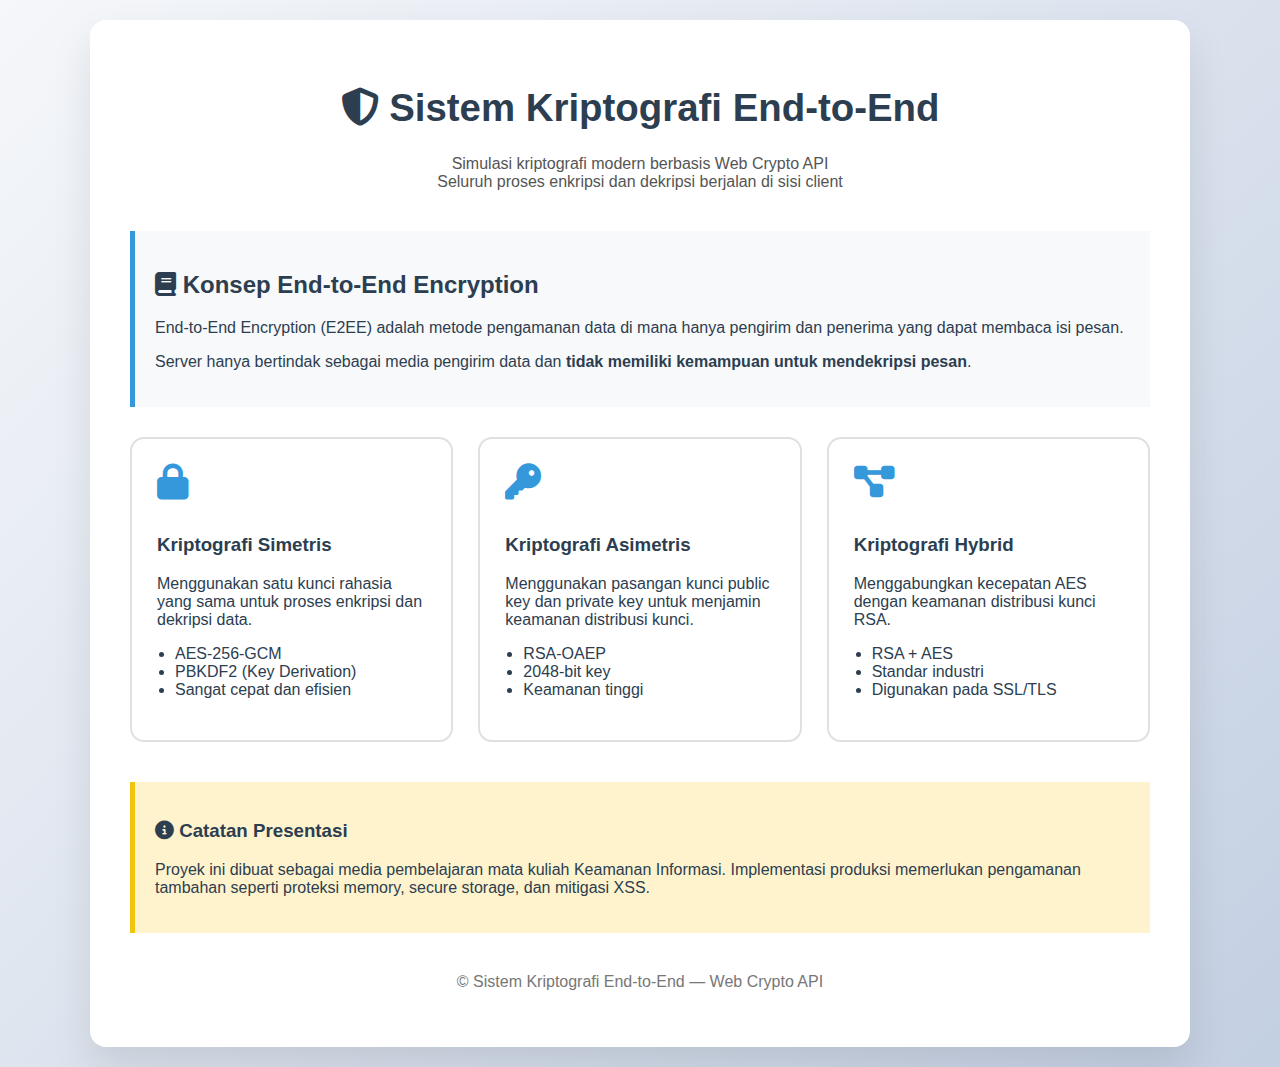
<file: index.html>
<!DOCTYPE html>
<html lang="id">
<head>
    <meta charset="UTF-8">
    <title>Sistem Kriptografi</title>
    <link rel="stylesheet" href="main.css">
    <link rel="stylesheet" href="https://cdnjs.cloudflare.com/ajax/libs/font-awesome/6.5.0/css/all.min.css">
</head>
<body>

<div class="container">

    <header>
        <h1><i class="fa-solid fa-shield-halved"></i> Sistem Kriptografi End-to-End</h1>
        <p class="subtitle">
            Simulasi kriptografi modern berbasis Web Crypto API <br>
            Seluruh proses enkripsi dan dekripsi berjalan di sisi client
        </p>
    </header>

    <section class="concept">
        <h2><i class="fa-solid fa-book"></i> Konsep End-to-End Encryption</h2>
        <p>
            End-to-End Encryption (E2EE) adalah metode pengamanan data di mana
            hanya pengirim dan penerima yang dapat membaca isi pesan.
        </p>
        <p>
            Server hanya bertindak sebagai media pengirim data dan
            <strong>tidak memiliki kemampuan untuk mendekripsi pesan</strong>.
        </p>
    </section>

    <section class="menu">

        <a href="simetris/index.html" class="card">
            <i class="fa-solid fa-lock card-icon"></i>
            <h3>Kriptografi Simetris</h3>
            <p>
                Menggunakan satu kunci rahasia yang sama
                untuk proses enkripsi dan dekripsi data.
            </p>
            <ul>
                <li>AES-256-GCM</li>
                <li>PBKDF2 (Key Derivation)</li>
                <li>Sangat cepat dan efisien</li>
            </ul>
        </a>

        <a href="asimetris/index.html" class="card">
            <i class="fa-solid fa-key card-icon"></i>
            <h3>Kriptografi Asimetris</h3>
            <p>
                Menggunakan pasangan kunci public key dan private key
                untuk menjamin keamanan distribusi kunci.
            </p>
            <ul>
                <li>RSA-OAEP</li>
                <li>2048-bit key</li>
                <li>Keamanan tinggi</li>
            </ul>
        </a>

        <a href="hybrid/index.html" class="card">
            <i class="fa-solid fa-diagram-project card-icon"></i>
            <h3>Kriptografi Hybrid</h3>
            <p>
                Menggabungkan kecepatan AES dengan keamanan distribusi kunci RSA.
            </p>
            <ul>
                <li>RSA + AES</li>
                <li>Standar industri</li>
                <li>Digunakan pada SSL/TLS</li>
            </ul>
        </a>

    </section>

    <section class="note">
        <h3><i class="fa-solid fa-circle-info"></i> Catatan Presentasi</h3>
        <p>
            Proyek ini dibuat sebagai media pembelajaran mata kuliah
            Keamanan Informasi. Implementasi produksi memerlukan pengamanan tambahan
            seperti proteksi memory, secure storage, dan mitigasi XSS.
        </p>
    </section>

    <footer>
        <p>© Sistem Kriptografi End-to-End — Web Crypto API</p>
    </footer>

</div>

</body>
</html>
</file>
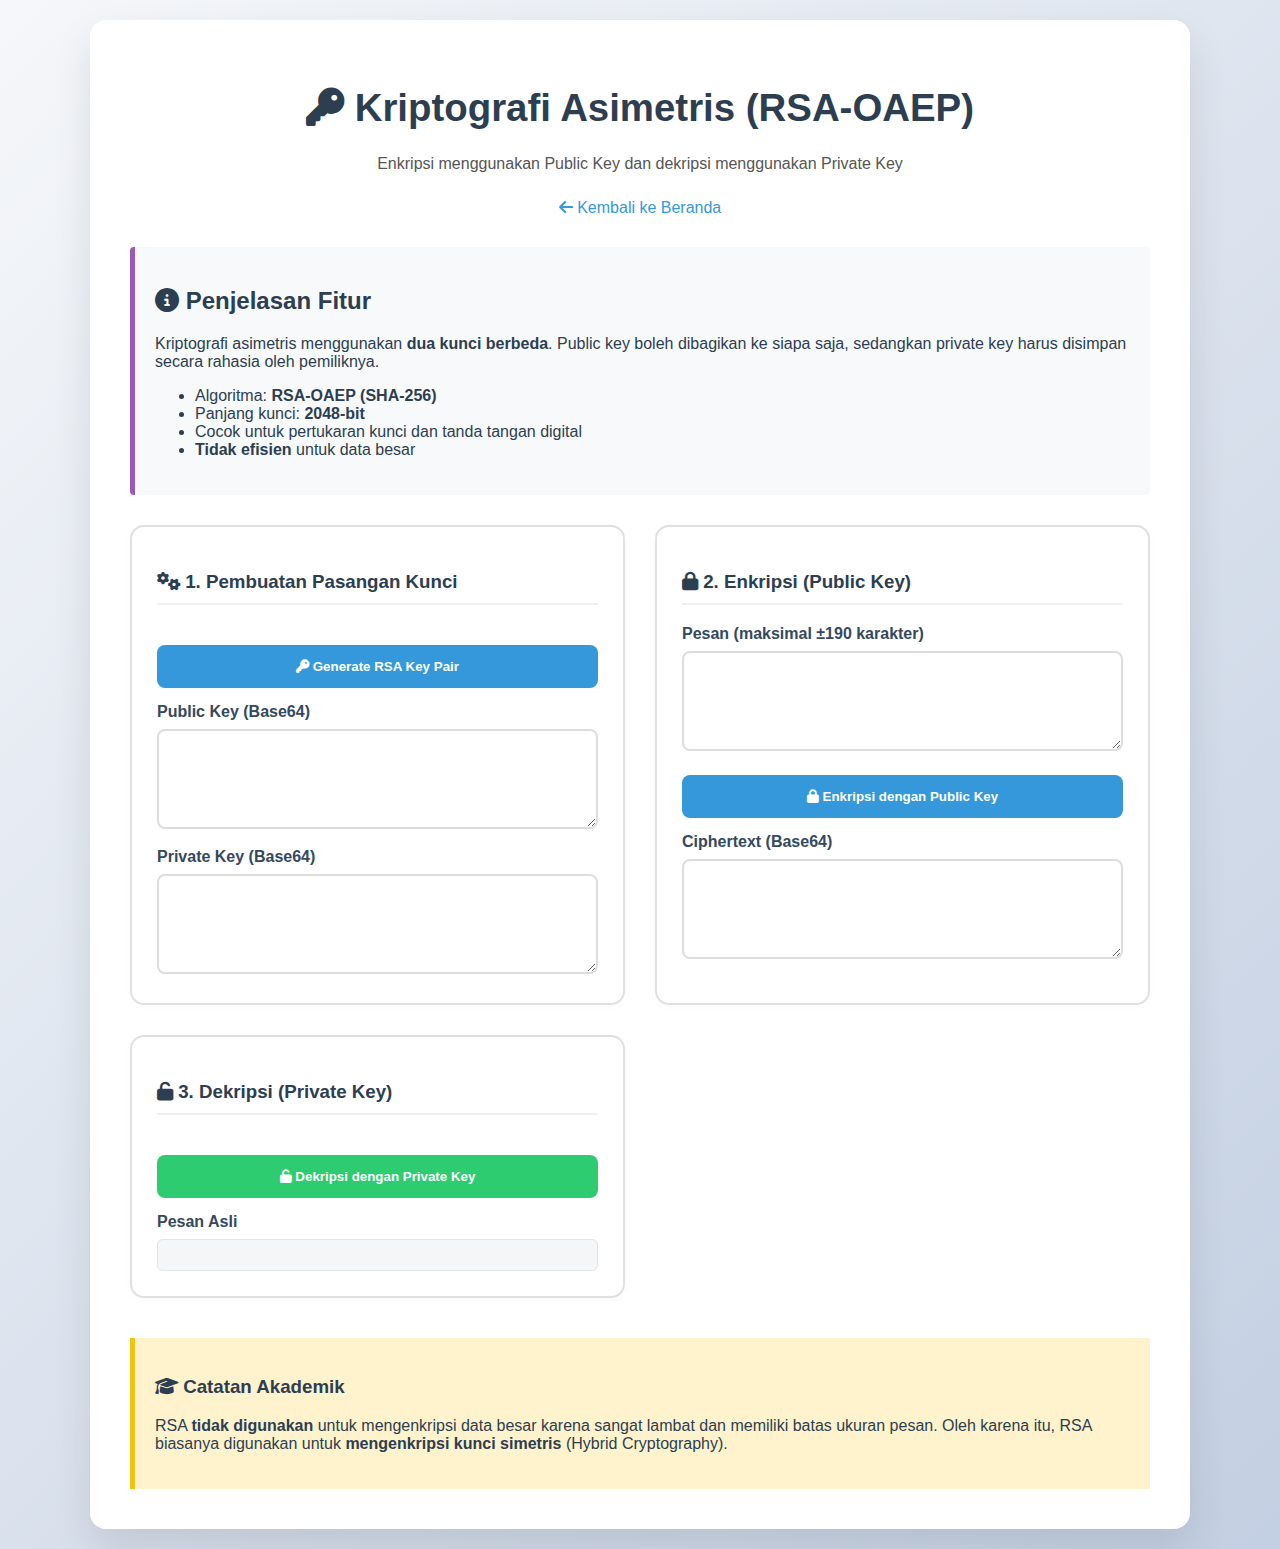
<file: asimetris/index.html>
<!DOCTYPE html>
<html lang="id">
<head>
    <meta charset="UTF-8">
    <title>Kriptografi Asimetris - RSA</title>

    <!-- Global Style -->
    <link rel="stylesheet" href="../main.css">

    <!-- Page Specific Style -->
    <link rel="stylesheet" href="style.css">

    <!-- Font Awesome -->
    <link rel="stylesheet"
          href="https://cdnjs.cloudflare.com/ajax/libs/font-awesome/6.5.0/css/all.min.css">
</head>
<body>

<div class="container">

    <header class="page-header">
        <h1>
            <i class="fa-solid fa-key"></i>
            Kriptografi Asimetris (RSA-OAEP)
        </h1>
        <p class="subtitle">
            Enkripsi menggunakan Public Key dan dekripsi menggunakan Private Key
        </p>

        <a href="../index.html" class="back-link">
            <i class="fa-solid fa-arrow-left"></i> Kembali ke Beranda
        </a>
    </header>

    <!-- Penjelasan Konsep -->
    <section class="info-section">
        <h2><i class="fa-solid fa-circle-info"></i> Penjelasan Fitur</h2>
        <p>
            Kriptografi asimetris menggunakan <strong>dua kunci berbeda</strong>.
            Public key boleh dibagikan ke siapa saja, sedangkan private key
            harus disimpan secara rahasia oleh pemiliknya.
        </p>

        <ul>
            <li>Algoritma: <strong>RSA-OAEP (SHA-256)</strong></li>
            <li>Panjang kunci: <strong>2048-bit</strong></li>
            <li>Cocok untuk pertukaran kunci dan tanda tangan digital</li>
            <li><strong>Tidak efisien</strong> untuk data besar</li>
        </ul>
    </section>

    <!-- Aplikasi RSA -->
    <section class="crypto-panel single">

        <!-- Key Generation -->
        <div class="panel">
            <h3><i class="fa-solid fa-gears"></i> 1. Pembuatan Pasangan Kunci</h3>

            <button id="generateKeyButton" class="primary">
                <i class="fa-solid fa-key"></i> Generate RSA Key Pair
            </button>

            <label>Public Key (Base64)</label>
            <textarea id="publicKeyOutput" readonly></textarea>

            <label>Private Key (Base64)</label>
            <textarea id="privateKeyOutput" readonly></textarea>
        </div>

        <!-- Encryption -->
        <div class="panel">
            <h3><i class="fa-solid fa-lock"></i> 2. Enkripsi (Public Key)</h3>

            <label>Pesan (maksimal ±190 karakter)</label>
            <textarea id="plaintext"></textarea>

            <button id="encryptButton" class="primary">
                <i class="fa-solid fa-lock"></i> Enkripsi dengan Public Key
            </button>

            <label>Ciphertext (Base64)</label>
            <textarea id="ciphertextOutput" readonly></textarea>
        </div>

        <!-- Decryption -->
        <div class="panel">
            <h3><i class="fa-solid fa-unlock"></i> 3. Dekripsi (Private Key)</h3>

            <button id="decryptButton" class="secondary">
                <i class="fa-solid fa-unlock"></i> Dekripsi dengan Private Key
            </button>

            <label>Pesan Asli</label>
            <div id="plaintextOutput" class="result highlight"></div>
        </div>

    </section>

    <!-- Catatan Akademik -->
    <section class="note">
        <h3><i class="fa-solid fa-graduation-cap"></i> Catatan Akademik</h3>
        <p>
            RSA <strong>tidak digunakan</strong> untuk mengenkripsi data besar
            karena sangat lambat dan memiliki batas ukuran pesan.
            Oleh karena itu, RSA biasanya digunakan untuk
            <strong>mengenkripsi kunci simetris</strong> (Hybrid Cryptography).
        </p>
    </section>

</div>

<script src="script.js"></script>
</body>
</html>
</file>
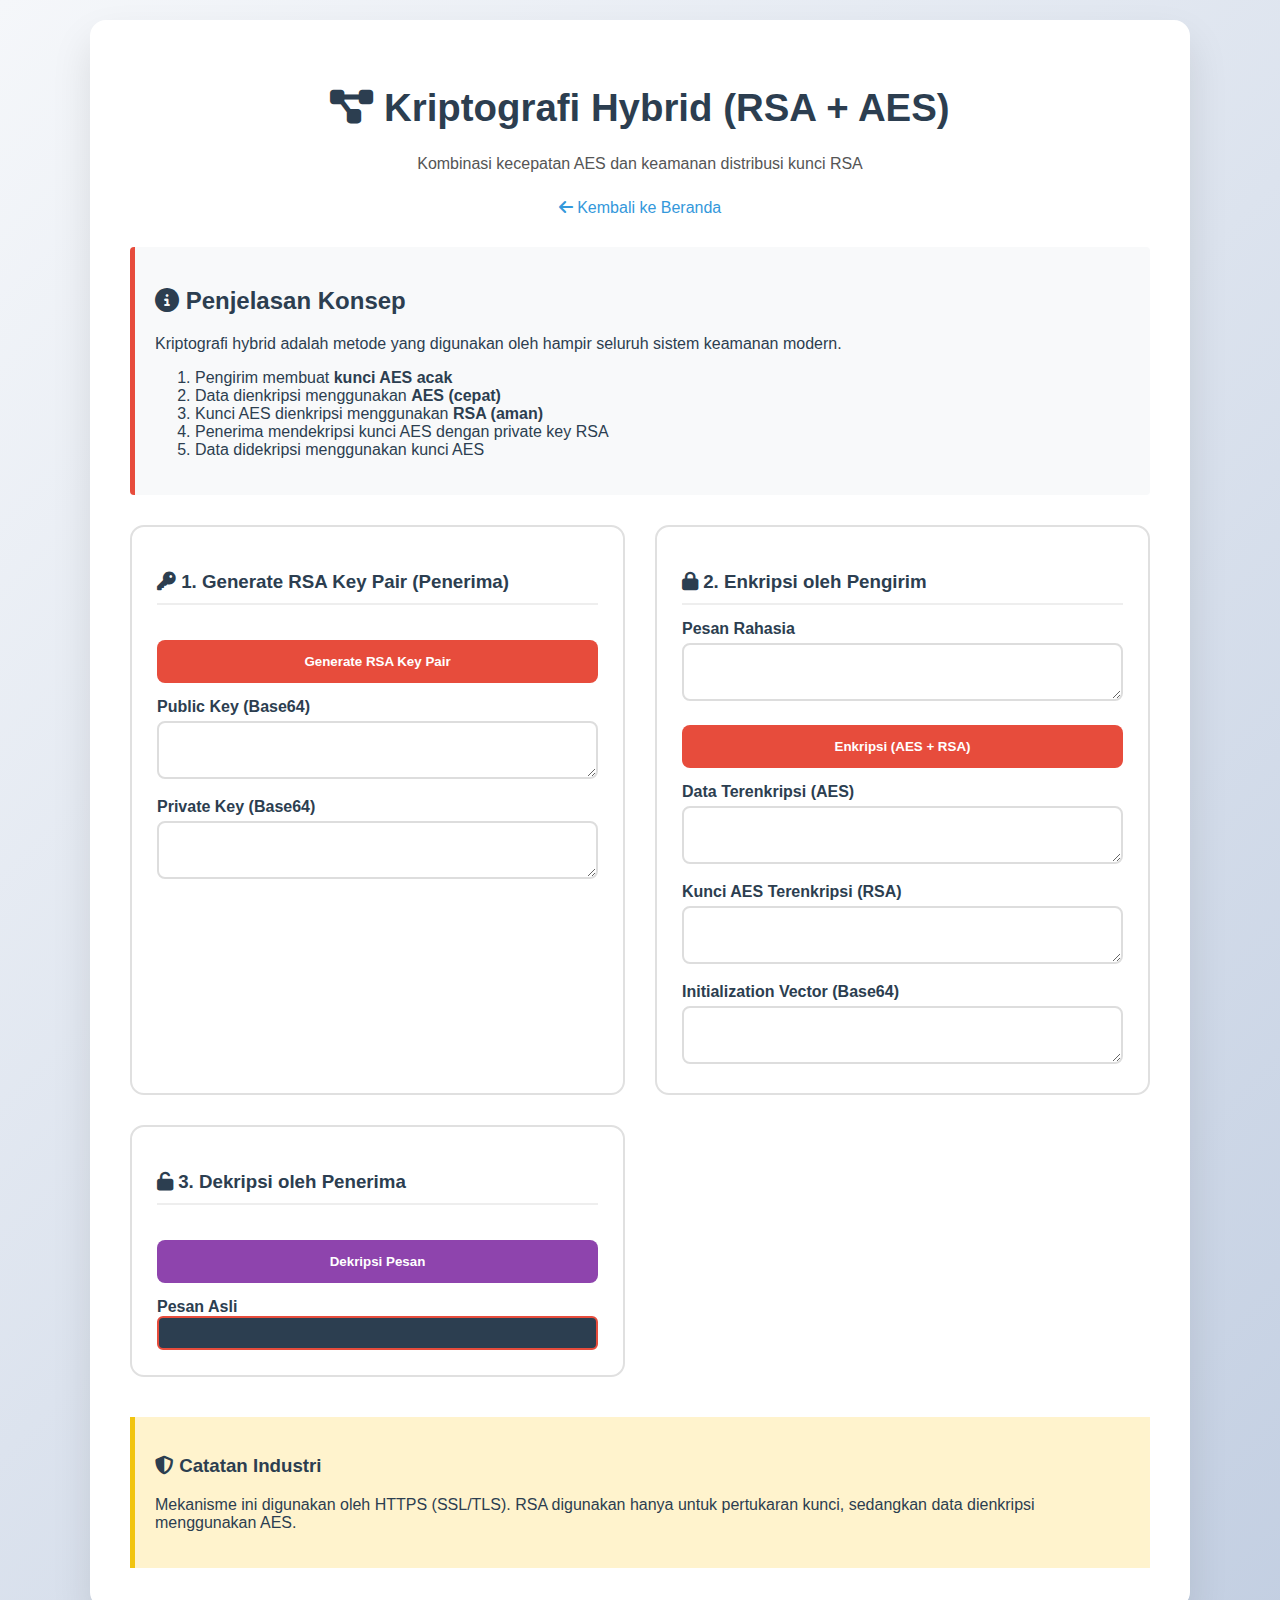
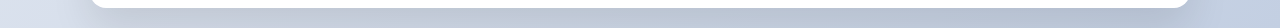
<file: hybrid/index.html>
<!DOCTYPE html>
<html lang="id">
<head>
    <meta charset="UTF-8">
    <title>Kriptografi Hybrid - RSA + AES</title>

    <!-- Global Style -->
    <link rel="stylesheet" href="../main.css">

    <!-- Page Specific Style -->
    <link rel="stylesheet" href="style.css">

    <!-- Font Awesome -->
    <link rel="stylesheet"
          href="https://cdnjs.cloudflare.com/ajax/libs/font-awesome/6.5.0/css/all.min.css">
</head>
<body>

<div class="container">

    <header class="page-header">
        <h1>
            <i class="fa-solid fa-diagram-project"></i>
            Kriptografi Hybrid (RSA + AES)
        </h1>
        <p class="subtitle">
            Kombinasi kecepatan AES dan keamanan distribusi kunci RSA
        </p>

        <a href="../index.html" class="back-link">
            <i class="fa-solid fa-arrow-left"></i> Kembali ke Beranda
        </a>
    </header>

    <!-- Penjelasan Konsep -->
    <section class="info-section">
        <h2><i class="fa-solid fa-circle-info"></i> Penjelasan Konsep</h2>
        <p>
            Kriptografi hybrid adalah metode yang digunakan oleh hampir
            seluruh sistem keamanan modern.
        </p>

        <ol>
            <li>Pengirim membuat <strong>kunci AES acak</strong></li>
            <li>Data dienkripsi menggunakan <strong>AES (cepat)</strong></li>
            <li>Kunci AES dienkripsi menggunakan <strong>RSA (aman)</strong></li>
            <li>Penerima mendekripsi kunci AES dengan private key RSA</li>
            <li>Data didekripsi menggunakan kunci AES</li>
        </ol>
    </section>

    <section class="crypto-panel single">

        <!-- STEP 1 -->
        <div class="panel">
            <h3><i class="fa-solid fa-key"></i> 1. Generate RSA Key Pair (Penerima)</h3>

            <button id="generateRSAButton" class="primary">
                Generate RSA Key Pair
            </button>

            <label>Public Key (Base64)</label>
            <textarea id="publicKeyOutput" readonly></textarea>

            <label>Private Key (Base64)</label>
            <textarea id="privateKeyOutput" readonly></textarea>
        </div>

        <!-- STEP 2 -->
        <div class="panel">
            <h3><i class="fa-solid fa-lock"></i> 2. Enkripsi oleh Pengirim</h3>

            <label>Pesan Rahasia</label>
            <textarea id="plaintext"></textarea>

            <button id="encryptHybridButton" class="primary">
                Enkripsi (AES + RSA)
            </button>

            <label>Data Terenkripsi (AES)</label>
            <textarea id="encryptedDataOutput" readonly></textarea>

            <label>Kunci AES Terenkripsi (RSA)</label>
            <textarea id="encryptedAESKeyOutput" readonly></textarea>

            <label>Initialization Vector (Base64)</label>
            <textarea id="ivOutput" readonly></textarea>
        </div>

        <!-- STEP 3 -->
        <div class="panel">
            <h3><i class="fa-solid fa-unlock"></i> 3. Dekripsi oleh Penerima</h3>

            <button id="decryptHybridButton" class="secondary">
                Dekripsi Pesan
            </button>

            <label>Pesan Asli</label>
            <div id="plaintextOutput" class="result highlight"></div>
        </div>

    </section>

    <section class="note">
        <h3><i class="fa-solid fa-shield-halved"></i> Catatan Industri</h3>
        <p>
            Mekanisme ini digunakan oleh HTTPS (SSL/TLS).
            RSA digunakan hanya untuk pertukaran kunci,
            sedangkan data dienkripsi menggunakan AES.
        </p>
    </section>

</div>

<script src="script.js"></script>
</body>
</html>
</file>
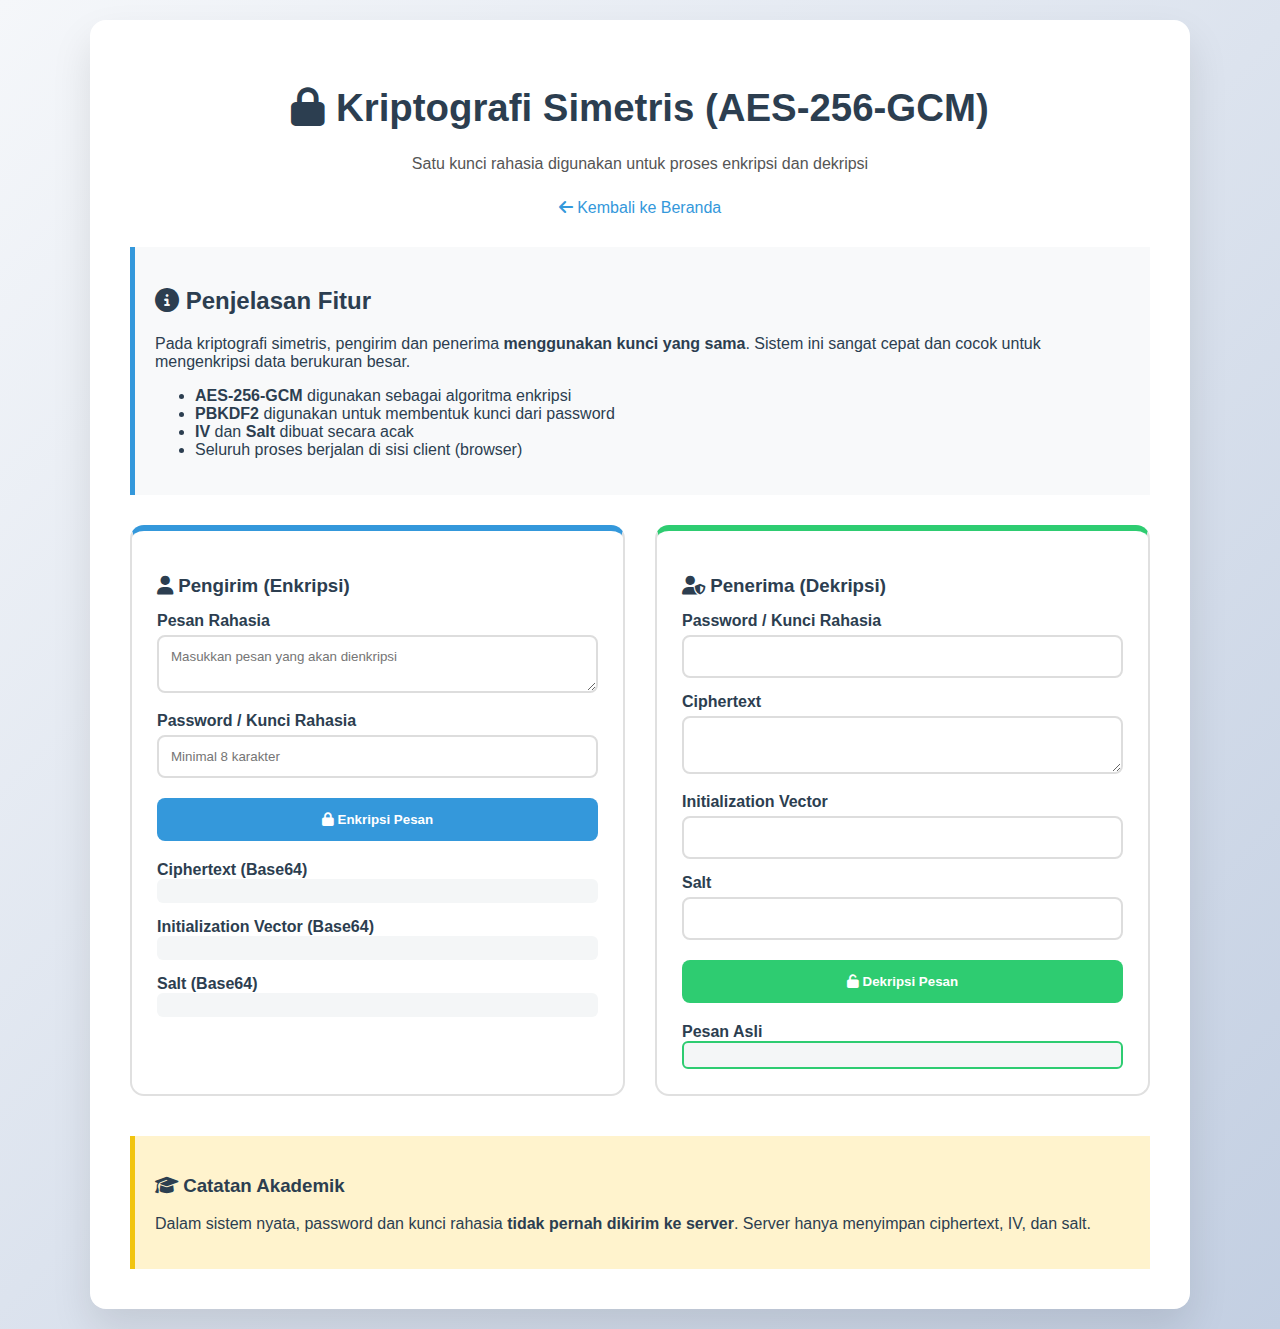
<file: simetris/index.html>
<!DOCTYPE html>
<html lang="id">
<head>
    <meta charset="UTF-8">
    <title>Kriptografi Simetris - AES</title>

    <!-- Global Style -->
    <link rel="stylesheet" href="../main.css">

    <!-- Page Specific Style -->
    <link rel="stylesheet" href="style.css">

    <!-- Font Awesome (ikon profesional) -->
    <link rel="stylesheet"
          href="https://cdnjs.cloudflare.com/ajax/libs/font-awesome/6.5.0/css/all.min.css">
</head>
<body>

<div class="container">

    <header class="page-header">
        <h1>
            <i class="fa-solid fa-lock"></i>
            Kriptografi Simetris (AES-256-GCM)
        </h1>
        <p class="subtitle">
            Satu kunci rahasia digunakan untuk proses enkripsi dan dekripsi
        </p>

        <a href="../index.html" class="back-link">
            <i class="fa-solid fa-arrow-left"></i> Kembali ke Beranda
        </a>
    </header>

    <!-- Penjelasan Konsep -->
    <section class="info-section">
        <h2><i class="fa-solid fa-circle-info"></i> Penjelasan Fitur</h2>
        <p>
            Pada kriptografi simetris, pengirim dan penerima
            <strong>menggunakan kunci yang sama</strong>.
            Sistem ini sangat cepat dan cocok untuk mengenkripsi data berukuran besar.
        </p>

        <ul>
            <li><strong>AES-256-GCM</strong> digunakan sebagai algoritma enkripsi</li>
            <li><strong>PBKDF2</strong> digunakan untuk membentuk kunci dari password</li>
            <li><strong>IV</strong> dan <strong>Salt</strong> dibuat secara acak</li>
            <li>Seluruh proses berjalan di sisi client (browser)</li>
        </ul>
    </section>

    <!-- Aplikasi Enkripsi -->
    <section class="crypto-panel">

        <div class="panel sender">
            <h3><i class="fa-solid fa-user"></i> Pengirim (Enkripsi)</h3>

            <label>Pesan Rahasia</label>
            <textarea id="plaintext"
                      placeholder="Masukkan pesan yang akan dienkripsi"></textarea>

            <label>Password / Kunci Rahasia</label>
            <input type="password" id="password"
                   placeholder="Minimal 8 karakter">

            <button id="encryptButton" class="primary">
                <i class="fa-solid fa-lock"></i> Enkripsi Pesan
            </button>

            <div class="output">
                <label>Ciphertext (Base64)</label>
                <div id="ciphertextOutput" class="result"></div>

                <label>Initialization Vector (Base64)</label>
                <div id="ivOutput" class="result"></div>

                <label>Salt (Base64)</label>
                <div id="saltOutput" class="result"></div>
            </div>
        </div>

        <div class="panel receiver">
            <h3><i class="fa-solid fa-user-shield"></i> Penerima (Dekripsi)</h3>

            <label>Password / Kunci Rahasia</label>
            <input type="password" id="decryptPassword">

            <label>Ciphertext</label>
            <textarea id="decryptCiphertext"></textarea>

            <label>Initialization Vector</label>
            <input type="text" id="decryptIV">

            <label>Salt</label>
            <input type="text" id="decryptSalt">

            <button id="decryptButton" class="secondary">
                <i class="fa-solid fa-unlock"></i> Dekripsi Pesan
            </button>

            <div class="output">
                <label>Pesan Asli</label>
                <div id="plaintextOutput" class="result highlight"></div>
            </div>
        </div>

    </section>

    <!-- Catatan Akademik -->
    <section class="note">
        <h3><i class="fa-solid fa-graduation-cap"></i> Catatan Akademik</h3>
        <p>
            Dalam sistem nyata, password dan kunci rahasia
            <strong>tidak pernah dikirim ke server</strong>.
            Server hanya menyimpan ciphertext, IV, dan salt.
        </p>
    </section>

</div>

<script src="script.js"></script>
</body>
</html>
</file>
<file: main.css>
* {
    box-sizing: border-box;
    font-family: "Segoe UI", Arial, sans-serif;
}

body {
    margin: 0;
    padding: 20px;
    background: linear-gradient(135deg, #f5f7fa, #c3cfe2);
    color: #2c3e50;
}

.container {
    max-width: 1100px;
    margin: auto;
    background: white;
    padding: 40px;
    border-radius: 16px;
    box-shadow: 0 20px 40px rgba(0,0,0,0.1);
}

header {
    text-align: center;
    margin-bottom: 40px;
}

header h1 {
    font-size: 2.4em;
}

.subtitle {
    color: #555;
}

.concept {
    background: #f8f9fa;
    padding: 20px;
    border-left: 5px solid #3498db;
    margin-bottom: 30px;
}

.menu {
    display: grid;
    grid-template-columns: repeat(auto-fit, minmax(280px, 1fr));
    gap: 25px;
}

.card {
    border: 2px solid #e0e0e0;
    border-radius: 14px;
    padding: 25px;
    text-decoration: none;
    color: inherit;
    transition: 0.3s;
}

.card:hover {
    border-color: #3498db;
    transform: translateY(-5px);
    box-shadow: 0 10px 25px rgba(52,152,219,0.2);
}

.card-icon {
    font-size: 36px;
    color: #3498db;
    margin-bottom: 15px;
}

.card ul {
    padding-left: 18px;
}

.note {
    margin-top: 40px;
    padding: 20px;
    background: #fff3cd;
    border-left: 5px solid #f1c40f;
}

footer {
    text-align: center;
    margin-top: 40px;
    color: #777;
}
</file>
<file: asimetris/style.css>
/* Mengadopsi Base Style dari Simetris agar Konsisten */

.page-header {
    margin-bottom: 30px;
}

.back-link {
    display: inline-block;
    margin-top: 10px;
    color: #3498db;
    text-decoration: none;
    font-weight: 500;
    transition: color 0.3s;
}

.back-link:hover {
    color: #2980b9;
}

.info-section {
    background: #f8f9fa;
    padding: 20px;
    border-left: 5px solid #9b59b6; /* Menggunakan Ungu untuk identitas Asimetris */
    margin-bottom: 30px;
    border-radius: 4px;
}

/* Grid System */
.crypto-panel {
    display: grid;
    grid-template-columns: 1fr 1fr;
    gap: 30px;
}

/* Panel Styling (Card Style) */
.panel {
    border: 2px solid #e0e0e0;
    border-radius: 14px;
    padding: 25px;
    background: white;
    box-shadow: 0 2px 10px rgba(0,0,0,0.02);
}

.panel h3 {
    margin-bottom: 20px;
    color: #2c3e50;
    border-bottom: 2px solid #f0f0f0;
    padding-bottom: 10px;
}

/* Identitas Visual Panel */
.key-generator {
    border-top: 6px solid #f1c40f; /* Kuning untuk Key Gen */
}

.encryption-box {
    border-top: 6px solid #3498db; /* Biru seperti Sender */
}

.decryption-box {
    border-top: 6px solid #2ecc71; /* Hijau seperti Receiver */
}

/* Form Elements */
label {
    display: block;
    margin-top: 15px;
    margin-bottom: 8px;
    font-weight: 600;
    color: #34495e;
}

textarea,
input {
    width: 100%;
    padding: 12px;
    border-radius: 8px;
    border: 2px solid #ddd;
    font-family: inherit;
    transition: border-color 0.3s;
}

textarea {
    min-height: 100px; /* Lebih tinggi untuk menampung Key RSA yang panjang */
    resize: vertical;
}

textarea:focus,
input:focus {
    outline: none;
    border-color: #9b59b6;
}

/* Buttons */
button {
    width: 100%;
    padding: 14px;
    border: none;
    border-radius: 8px;
    font-weight: 600;
    cursor: pointer;
    margin-top: 20px;
    transition: background 0.3s, transform 0.1s;
}

button:active {
    transform: scale(0.98);
}

button.primary {
    background: #3498db;
    color: white;
}

button.secondary {
    background: #2ecc71;
    color: white;
}

button.warning { /* Tombol Generate Key */
    background: #f1c40f;
    color: #2c3e50;
}

/* Output Area */
.output {
    margin-top: 25px;
}

.result {
    background: #f4f6f7;
    padding: 15px;
    border-radius: 6px;
    font-family: 'Courier New', Courier, monospace;
    word-break: break-all;
    border: 1px solid #e1e4e8;
    color: #555;
}

/* Utility untuk layout satu kolom jika diperlukan */
.full-width {
    grid-column: span 2;
}

@media (max-width: 900px) {
    .crypto-panel {
        grid-template-columns: 1fr;
    }
    
    .full-width {
        grid-column: span 1;
    }
}
</file>
<file: hybrid/style.css>
/* Mengadopsi Base Style dari Simetris agar Konsisten */

.page-header {
    margin-bottom: 30px;
}

.back-link {
    display: inline-block;
    margin-top: 10px;
    color: #3498db;
    text-decoration: none;
    font-weight: 500;
}

.info-section {
    background: #f8f9fa;
    padding: 20px;
    border-left: 5px solid #e74c3c; /* Merah untuk identitas Hybrid */
    margin-bottom: 30px;
    border-radius: 4px;
}

/* Layout Utama */
.crypto-panel {
    display: grid;
    grid-template-columns: 1fr 1fr;
    gap: 30px;
}

.panel {
    border: 2px solid #e0e0e0;
    border-radius: 14px;
    padding: 25px;
    background: white;
    height: 100%; /* Agar tinggi panel sejajar */
}

.panel h3 {
    margin-bottom: 15px;
    border-bottom: 2px solid #eee;
    padding-bottom: 10px;
}

/* Border warna untuk membedakan proses */
.sender {
    border-top: 6px solid #e74c3c; /* Merah */
}

.receiver {
    border-top: 6px solid #8e44ad; /* Ungu */
}

/* Form Styles */
label {
    display: block;
    margin-top: 15px;
    font-weight: 600;
    color: #2c3e50;
}

textarea,
input {
    width: 100%;
    padding: 12px;
    border-radius: 8px;
    border: 2px solid #ddd;
    margin-top: 5px;
    font-family: inherit;
}

textarea:focus,
input:focus {
    outline: none;
    border-color: #e74c3c;
}

/* Buttons */
button {
    width: 100%;
    padding: 14px;
    border: none;
    border-radius: 8px;
    font-weight: 600;
    cursor: pointer;
    margin-top: 20px;
    color: white;
    transition: opacity 0.3s;
}

button:hover {
    opacity: 0.9;
}

button.primary {
    background: #e74c3c; /* Tombol Encrypt Hybrid */
}

button.secondary {
    background: #8e44ad; /* Tombol Decrypt Hybrid */
}

/* Result Area */
.output {
    margin-top: 25px;
}

.output h4 {
    margin-bottom: 10px;
    font-size: 0.9em;
    color: #7f8c8d;
    text-transform: uppercase;
    letter-spacing: 1px;
}

.result {
    background: #2c3e50; /* Dark mode untuk result hybrid agar terlihat seperti terminal */
    color: #ecf0f1;
    padding: 15px;
    border-radius: 6px;
    font-family: 'Consolas', monospace;
    word-break: break-all;
    font-size: 0.9rem;
    line-height: 1.5;
}

.highlight {
    border: 2px solid #e74c3c;
}

@media (max-width: 900px) {
    .crypto-panel {
        grid-template-columns: 1fr;
    }
}
</file>
<file: simetris/style.css>
.page-header {
    margin-bottom: 30px;
}

.back-link {
    display: inline-block;
    margin-top: 10px;
    color: #3498db;
    text-decoration: none;
    font-weight: 500;
}

.info-section {
    background: #f8f9fa;
    padding: 20px;
    border-left: 5px solid #3498db;
    margin-bottom: 30px;
}

.crypto-panel {
    display: grid;
    grid-template-columns: 1fr 1fr;
    gap: 30px;
}

.panel {
    border: 2px solid #e0e0e0;
    border-radius: 14px;
    padding: 25px;
}

.panel h3 {
    margin-bottom: 15px;
}

.sender {
    border-top: 6px solid #3498db;
}

.receiver {
    border-top: 6px solid #2ecc71;
}

label {
    display: block;
    margin-top: 15px;
    font-weight: 600;
}

textarea,
input {
    width: 100%;
    padding: 12px;
    border-radius: 8px;
    border: 2px solid #ddd;
    margin-top: 5px;
}

button.primary {
    background: #3498db;
    color: white;
    margin-top: 20px;
}

button.secondary {
    background: #2ecc71;
    color: white;
    margin-top: 20px;
}

button {
    width: 100%;
    padding: 14px;
    border: none;
    border-radius: 8px;
    font-weight: 600;
    cursor: pointer;
}

.output {
    margin-top: 20px;
}

.result {
    background: #f4f6f7;
    padding: 12px;
    border-radius: 6px;
    font-family: monospace;
    word-break: break-all;
}

.highlight {
    border: 2px solid #2ecc71;
}

@media (max-width: 900px) {
    .crypto-panel {
        grid-template-columns: 1fr;
    }
}
</file>
